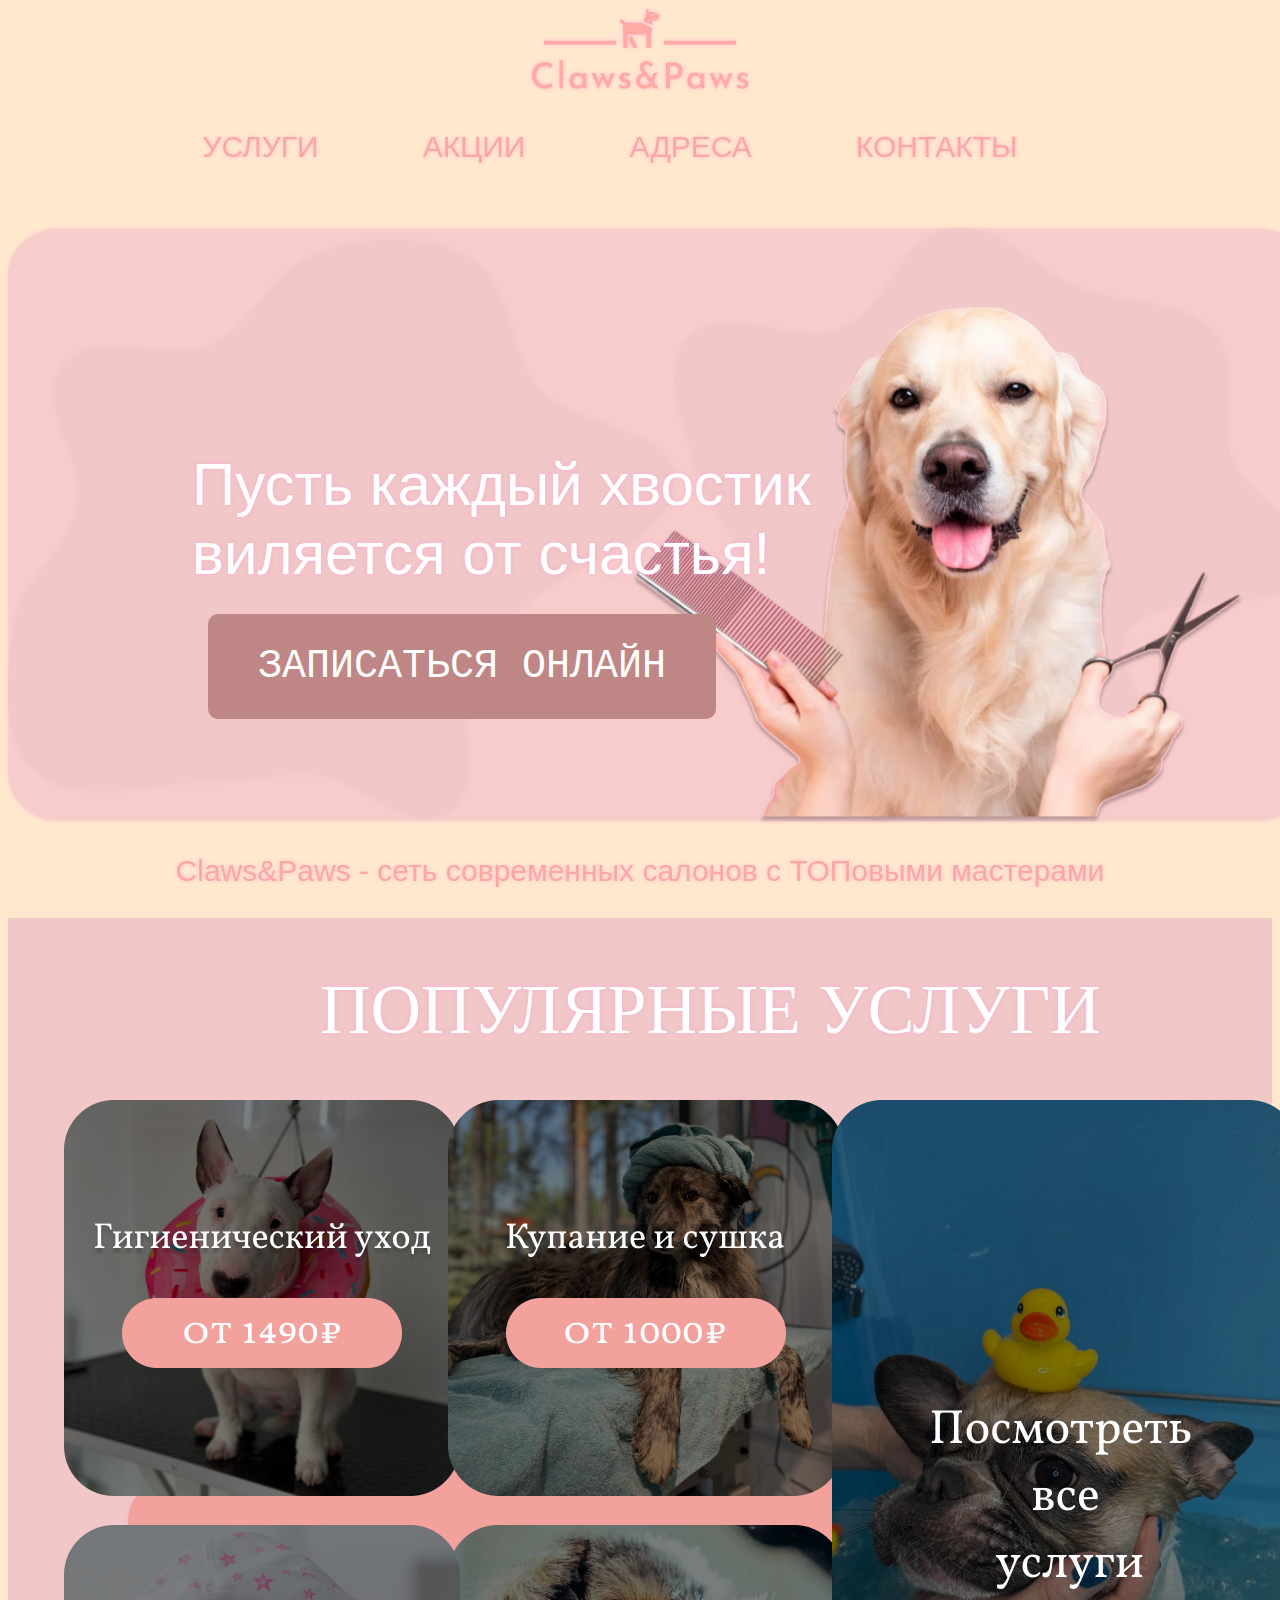
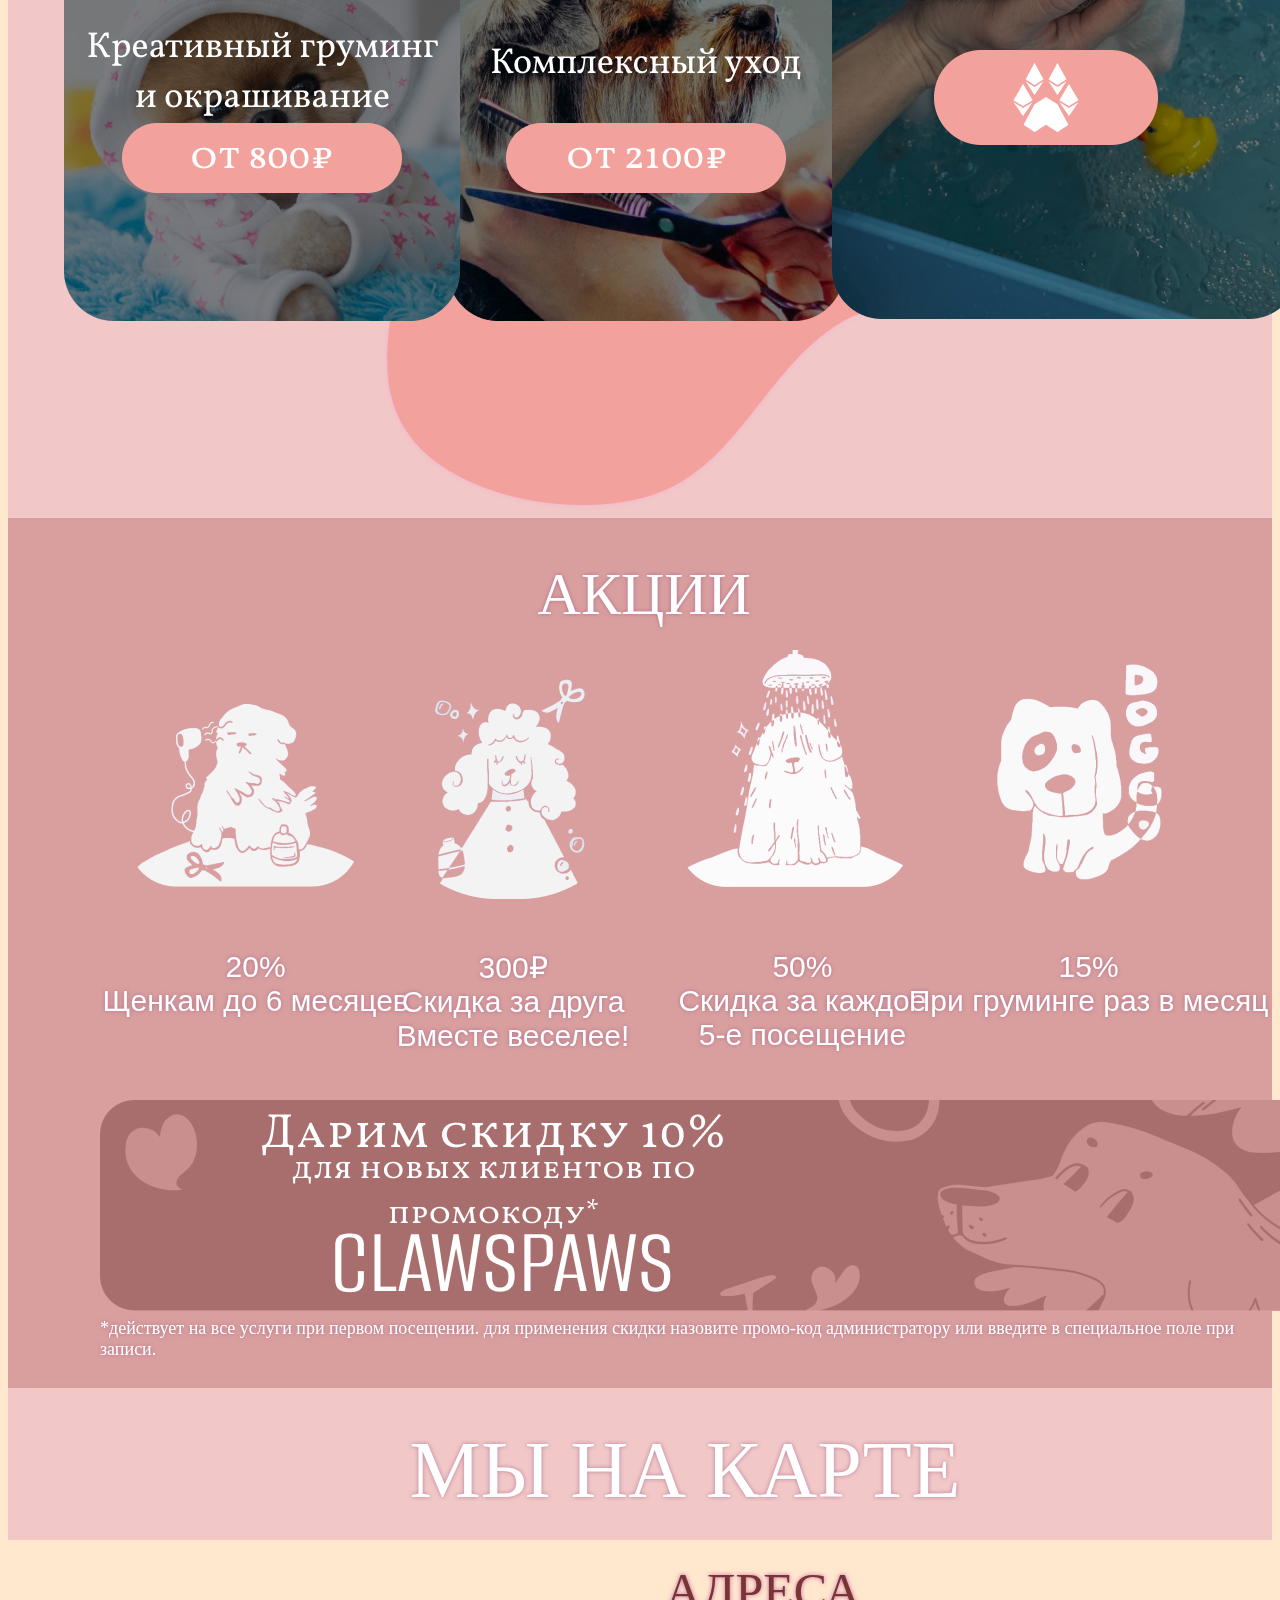
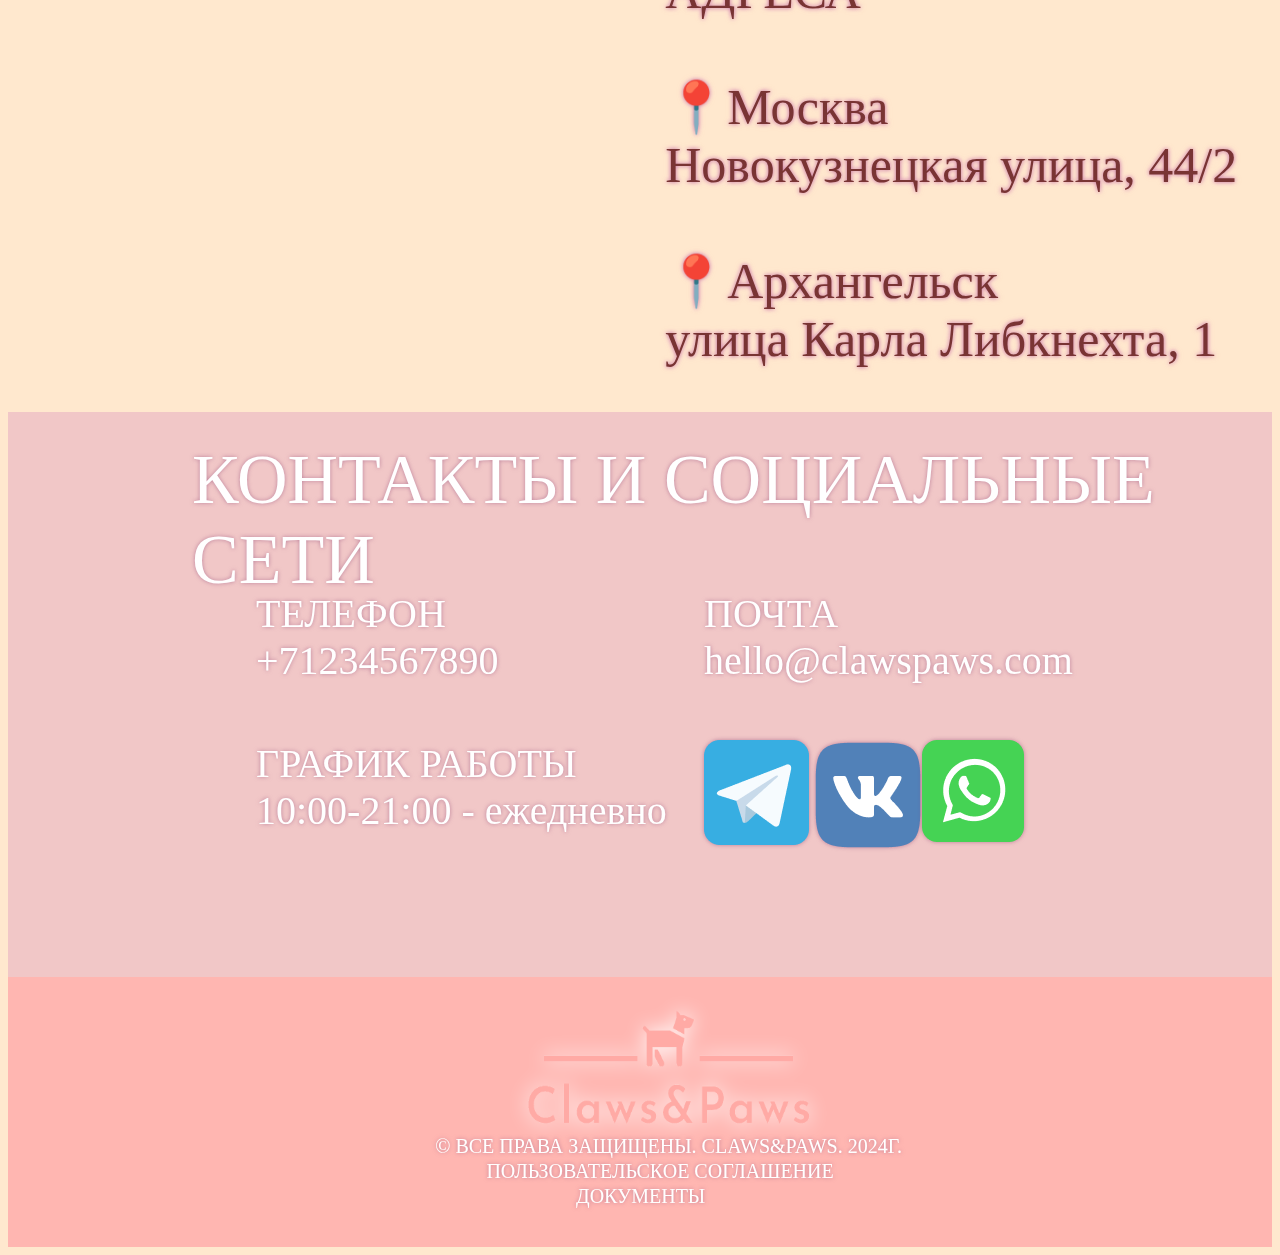
<file: index.html>
<!DOCTYPE html>
<html lang="en">

<head>
    <meta charset="UTF-8">
    <meta name="viewport" content="width=device-width, initial-scale=1.0">
    <title>Claws&Paws</title>
    <link rel="stylesheet" type="text/css" href="style.css">
</head>

<body>
    <header>
        <img class="logo" src="img/logo_transparent.png" alt='Баннер' , width="100%">
    </header>

    <nav align="center">
        <ul>
            <li><a href="#uslugi">УСЛУГИ</a></li>
            <li><a href="#akciii">АКЦИИ</a></li>
            <li><a href="#mapp">АДРЕСА</a></li>
            <li><a href="#contact">КОНТАКТЫ</a></li>
        </ul>
    </nav>

    <div class="banner">
        <img class="lozung" src="img/lozung.png" alt='Лозунг' , width="100%">
        <div class="banner_text">Пусть каждый хвостик <br>виляется от счастья!</br></div>
        <div class="button">
            <a href="#" id="open_pop_up">Записаться онлайн</a>
        </div>
            
        <div class="pop_up" id="pop_up">
            <div class="pop_up_conainer">
                <div class="pop_up_body" id="pop_up_body">
                    <p>Форма записи</p>
                    <form action="">
                        <input type="text" placeholder="Ваше ФИО">
                        <input type="text" placeholder="Кличка питомца">
                        <input type="text" placeholder="Порода питомца">
                        <input type="text" placeholder="Номер телефона для связи">
                        <input type="text" placeholder="Промокод">
                        <div class="pop_up_closeee" id="pop_up_closeee">
                            <button>Готово</button>
                        </div>
                    </form>
                    <div class="pop_up_close" id="pop_up_close">&#10006</div>
                </div>
            </div>
        </div>
            
        </div>
    </div>



    <p class="lozung_text">Claws&Paws - сеть современных салонов с ТОПовыми мастерами</p>

    <div class="uslugi">
        <div class="uslugiback"></div>
        <p class="popusl" id="uslugi">ПОПУЛЯРНЫЕ УСЛУГИ</p>
        <img class="vectorusl" src="img/Vectorusl.png">
        <img class="gigiena" src="img/Group 4.png">
        <img class="kupanie" src="img/Group 5.png">
        <img class="kreativ" src="img/Group 6.png">
        <img class="komplex" src="img/Group 7.png">
        <img class="vse" src="img/Group 8.png">
        <a href="uslugi.html">
            <img class="klik" src="img/Group 3.png">
        </a>
    </div>

    <div calss="akciicompl">
        <div class="akcii"></div>
        <div class="akciitext" id="akciii">
            <p>АКЦИИ</p>
        </div>
        <img class="schenki" src="img/Union.png">
        <p class="schenki_text">20%<br>Щенкам до 6 месяцев</br></p>
        <img class="friends" src="img/Frame_178 (1).png">
        <p class="friends_text">300₽<br>Скидка за друга<br>Вместе веселее!</br></p>
        <img class="every" src="img/Frame_176 (2).png">
        <p class="every_text">50%<br>Скидка за каждое<br>5-е посещение</br></p>
        <img class="month" src="img/Frame_177 (1).png">
        <p class="month_text">15%<br>При груминге раз в месяц</br></p>
        <img class="akcii10" src="img/Group 1.png">
        <p class="akciiusl">*действует на все услуги при первом посещении. для применения скидки назовите промо-код
            администратору или введите в специальное поле при записи.</p>
    </div>

    <div class="weonmapcompl">
        <div class="weonmap"></div>
        <p class="maptext" id="mapp">МЫ НА КАРТЕ</p>
    </div>

    <div class="map">
        <iframe src="https://yandex.ru/map-widget/v1/?um=constructor%3A954355a39aa95ace4f9270c47d5ca9adaf5984849123167d8fed9b82eb523c4c&amp;source=constructor" width="765" height="468" frameborder="0"></iframe>
        <p class="adres">АДРЕСА</br><br>📍Москва<br>Новокузнецкая улица, 44/2</br><br>📍Архангельск<br>улица Карла
            Либкнехта, 1</br></p>
    </div>

    <div class="contactcompl">
        <div class="contact"></div>
        <p class="contacttext" id="contact">КОНТАКТЫ И СОЦИАЛЬНЫЕ СЕТИ</p>
        <p class="phone">ТЕЛЕФОН<br>+71234567890</br></p>
        <p class="mail">ПОЧТА<br>hello@clawspaws.com</br></p>
        <p class="grafic">ГРАФИК РАБОТЫ<br>10:00-21:00 - ежедневно</br></p>
        <img class="telega" src="img/Telegram logo.png">
        <img class="vk" src="img/vk logo.png">
        <img class="wa" src="img/WhatsApp logo.png">
    </div>

    <div class="logolog">
        <div class="logoend"></div>
        <img class="logopicend" src="img/logo_transparent.png" alt="Нижний логотип">
        <a href="#" class="prava">© Все права защищены. Claws&Paws. 2024г.</a>
        <a href="#" class="sogl">Пользовательское соглашение</a>
        <a href="#" class="docs">Документы</a>
    </div>

    <button class="back-to-top" id="backToTopBtn">↑</button>

    <script src="animatic.js"></script>

</body>

</html>
</file>
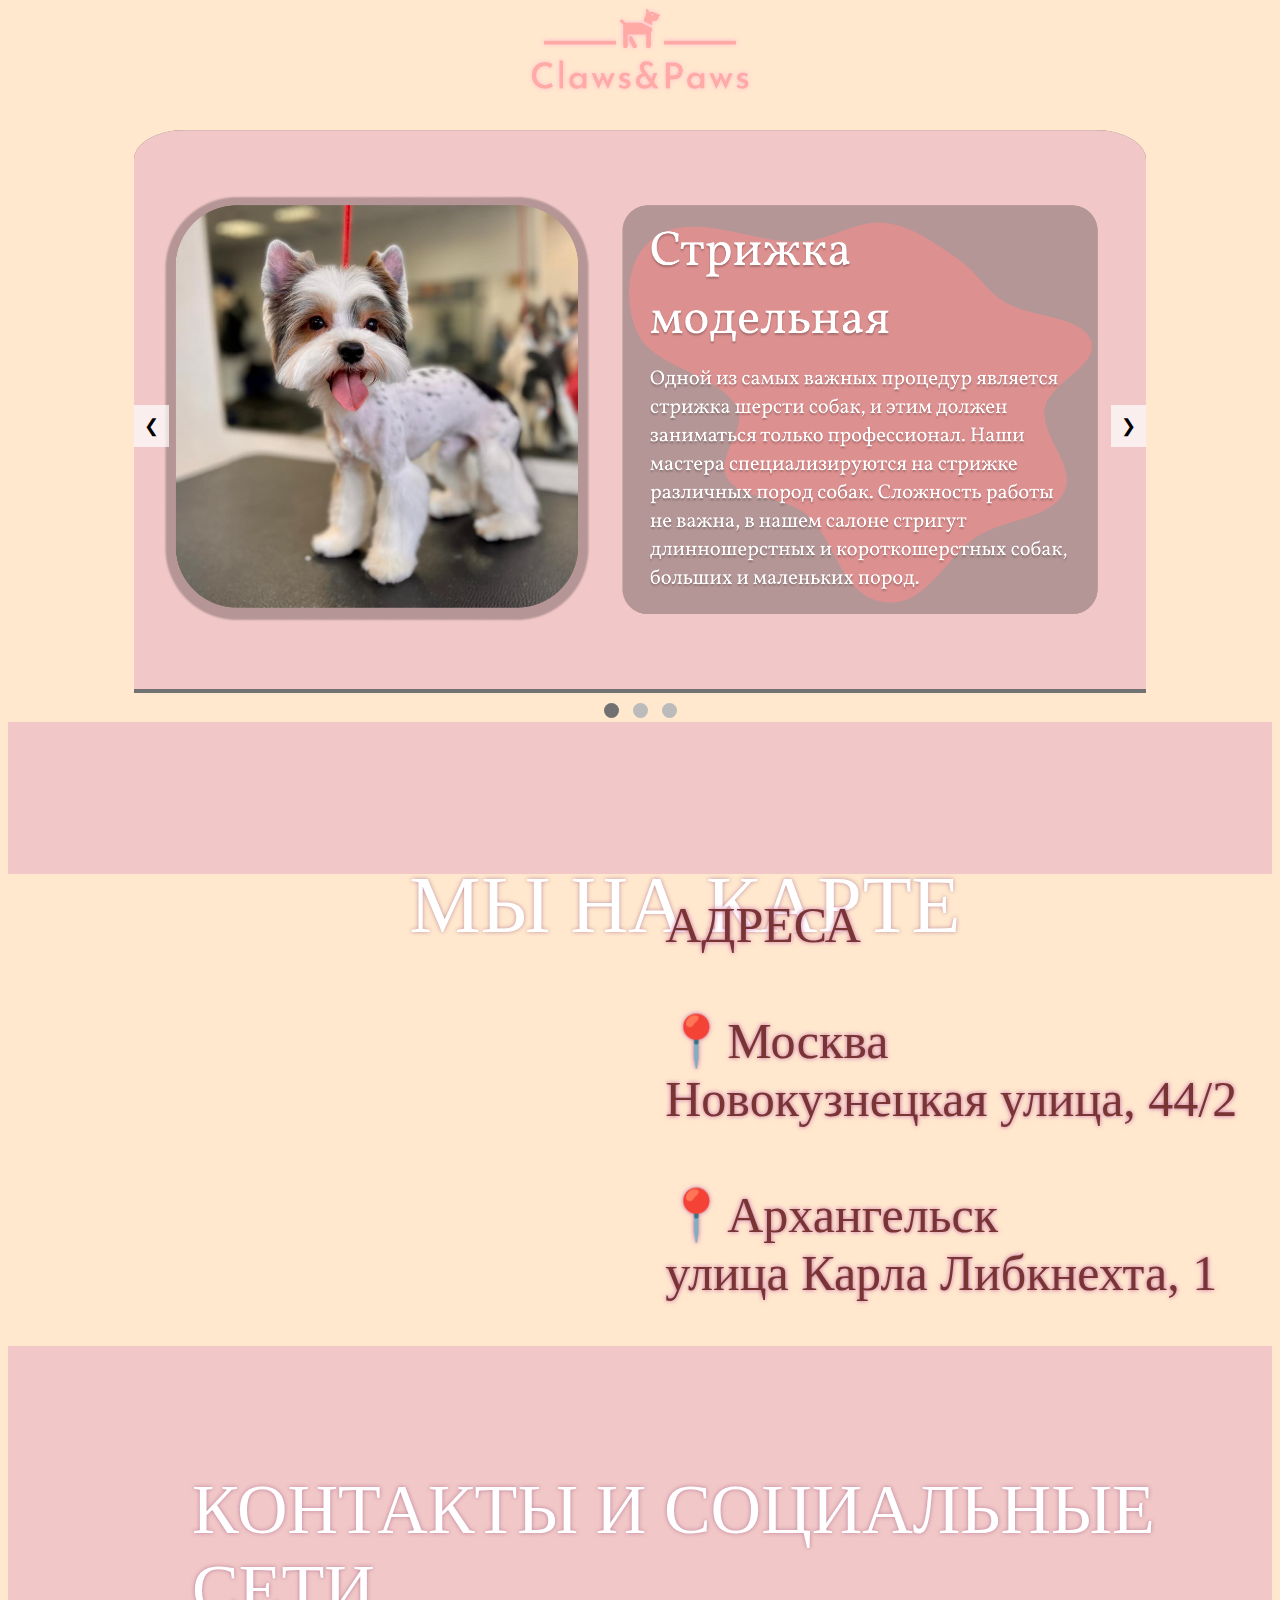
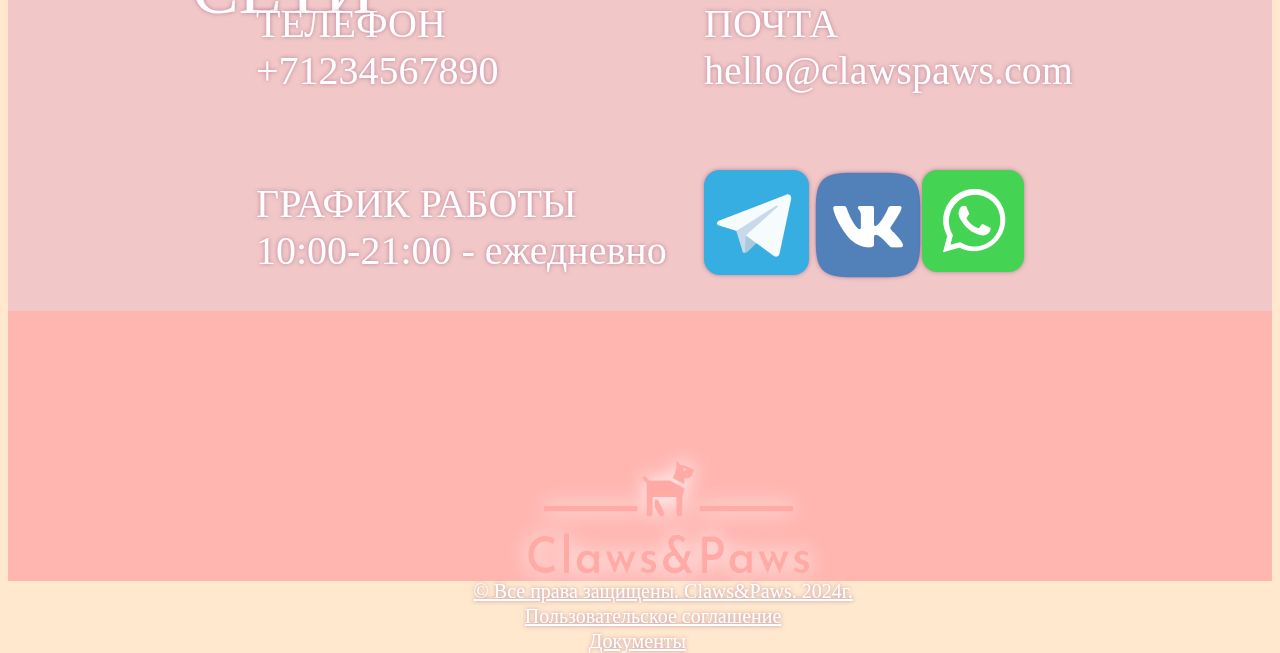
<file: uslugi.html>
<!DOCTYPE html>
<html lang="en">
<head>
    <meta charset="UTF-8">
    <meta name="viewport" content="width=<device-width>, initial-scale=1.0">
    <title>Claws&Paws</title>
    <link rel="stylesheet" type="text/css" href="uslugistyle.css">
</head>
<body>
    <header>
        <img class="logo" src="img/logo_transparent.png" alt='Баннер' , width="100%">
    </header>

    <div class="slider">
        <div class="slides">
            <div class="slide active">
                <img src="img/стрижка.png" alt="Слайд 1">
            </div>
            <div class="slide">
                <img src="img/гигиена.png" alt="Слайд 2">
            </div>
            <div class="slide">
                <img src="img/спа.png" alt="Слайд 3">
            </div>
            <div class="slide">
                <img src="img/вакцинация.png" alt="Слайд 4">
            </div>
            <div class="slide">
                <img src="img/окр.png" alt="Слайд 5">
            </div>
            <div class="slide">
                <img src="img/озонирование.png" alt="Слайд 6">
            </div>
        </div>

        <div class="navigation">
            <button class="prev" onclick="changeSlide(-1)">&#10094;</button>
            <button class="next" onclick="changeSlide(1)">&#10095;</button>
        </div>

        <div class="indicators">
            <span class="dot active" onclick="currentSlide(1)"></span>
            <span class="dot" onclick="currentSlide(2)"></span>
            <span class="dot" onclick="currentSlide(3)"></span>
        </div>
    </div>


    <div class="weonmapcompl">
        <div class="weonmap"></div>
        <p class="maptext" id="mapp">МЫ НА КАРТЕ</p>
    </div>

    <div class="map">
        <iframe src="https://yandex.ru/map-widget/v1/?um=constructor%3A954355a39aa95ace4f9270c47d5ca9adaf5984849123167d8fed9b82eb523c4c&amp;source=constructor" width="765" height="468" frameborder="0"></iframe>
        <p class="adres">АДРЕСА</br><br>📍Москва<br>Новокузнецкая улица, 44/2</br><br>📍Архангельск<br>улица Карла
            Либкнехта, 1</br></p>
    </div>

    <div class="contactcompl">
        <div class="contact"></div>
        <p class="contacttext" id="contact">КОНТАКТЫ И СОЦИАЛЬНЫЕ СЕТИ</p>
        <p class="phone">ТЕЛЕФОН<br>+71234567890</br></p>
        <p class="mail">ПОЧТА<br>hello@clawspaws.com</br></p>
        <p class="grafic">ГРАФИК РАБОТЫ<br>10:00-21:00 - ежедневно</br></p>
        <img class="telega" src="img/Telegram logo.png">
        <img class="vk" src="img/vk logo.png">
        <img class="wa" src="img/WhatsApp logo.png">
    </div>

    <div class="logolog">
        <div class="logoend"></div>
        <img class="logopicend" src="img/logo_transparent.png" alt="Нижний логотип">
        <a href="#" class="prava">© Все права защищены. Claws&Paws. 2024г.</a>
        <a href="#" class="sogl">Пользовательское соглашение</a>
        <a href="#" class="docs">Документы</a>
    </div>

    <button class="back-to-top" id="backToTopBtn">↑</button>

    <script src="uslugi.js"></script>

</body>

</html>
</file>
<file: style.css>
body{
    background-color:#FFE8CE;
}

.logo{
    width: 320px;
    display: block;
    margin: auto;
    margin-bottom: 40px;
    filter: drop-shadow(0 0 2px rgba(255, 156, 215, 0.588));
}

li{
    list-style: none;
    display: inline-block;
    margin: auto;
    padding-right: 100px;
    color: #FBA7A2;
    font-size: 30px;
    font-family: 'Franklin Gothic Medium', 'Arial Narrow', Arial, sans-serif;
    filter: drop-shadow(0 0 2px rgba(255, 156, 215, 0.588));
    transition: transform 0.8s ease;
}

li:hover{
    font-size: 34px;
    transform: scale(1.2);
}

li:last-child{
    padding-right: 100px;
}
ul{
    margin: auto;
    margin-bottom: 30px;
}

a{
    text-decoration: none;
    text-transform: uppercase;
    color:#FBA7A2;
}

a:hover{
    background: white;
    -webkit-background-clip: text;
    -webkit-text-fill-color: transparent;
}

.lozung{
    position: relative;
    filter: drop-shadow(0 0 2px rgba(255, 156, 215, 0.588));
    width: 1300px;
    height: 630px;
    margin: 10px auto 20px;
    display: block;
}

.button{
    position: absolute;
    margin-top: -200px;
    margin-left: 200px;
    text-align: center;
    size: 500px;
    font-family: 'Franklin Gothic Medium', 'Arial Narrow', Arial, sans-serif;
}

.button a {
    font-family: 'Courier New', Courier, monospace;
    background-color: #bf8686;
    padding: 30px 50px;
    border-radius: 10px;
    text-decoration: none;
    color: #ffffff;
    font-weight: 500;
    font-size: 40px
}

.pop_up{
    width: 100%;
    height: 100%;
    position: fixed;
    left: 0;
    top: 0;
    background-color: rgba(rgb(84, 84, 84), rgb(84, 84, 84), rgb(84, 84, 84), .8);
    z-index: 2;
    transform: translateY(-44.5%) scale(0);
    transition: .4s ease-in-out;
}

.pop_up.active{
    transform: translateY(0%) scale(100%);

}

.pop_up_container{
    display: flex;
    width: 100%;
    height: 100%;
}

.pop_up_body{
    margin: auto;
    width: 500px;
    background-color: rgb(255, 239, 239);
    border-radius: 10px;
    text-align: center;
    padding: 100px 15px 110px 15px;
    position: relative;

}

.pop_up_body p{
    font-size: 28px;
    font-family: 'Franklin Gothic Medium', 'Arial Narrow', Arial, sans-serif;
    font-weight: 600;
    color: #be7974;
    margin-bottom: 40px;

}

.pop_up_body input{
    display: block;
    margin: 25px auto 0px auto;
    width: 330px;
    padding: 17px 20px;
    background-color: #ffe7e7;
    border-radius: 10px;
    border: none;
    font-family: 'Franklin Gothic Medium', 'Arial Narrow', Arial, sans-serif;
    font-weight: 500;
    font-size: 18px;
    color:black
}

.pop_up_body input:focus{
    outline: none;
}

.pop_up_body button{
    cursor: pointer;
    display: block;
    width: 330px;
    margin: 60px auto 0px auto;
    padding: 20px 0px;
    font-family: 'Franklin Gothic Medium', 'Arial Narrow', Arial, sans-serif;
    font-weight: 500;
    border: none;
    font-size: 25px;
    color: #212121;
    border-radius: 10px;
    background-color: #D99F9F;
}

.pop_up_close{
    position: absolute;
    top: 15px;
    right: 15px;
    font-size: 21px;
    cursor: pointer;
}

.banner_text{
    position: absolute;
    display: flex;
    justify-content: center;
    align-items: center;
    top: 50%;
    left: 15%;
    font-size: 60px;
    color: white;
    font-family: 'Franklin Gothic Medium', 'Arial Narrow', Arial, sans-serif;
    filter: drop-shadow(0 0 2px rgba(255, 156, 215, 0.588));
}

.banner_zapis{
    position: absolute;
    display: flex;
    justify-content: center;
    align-items: center;
    top: 60%;
    left: 18%;
}

.vectorzapis{
    position: absolute;
    display: flex;
    justify-content: center;
    align-items: center;
    top: 75%;
    left: 15%;
}

.lozung_text{
    text-align: center;
    font-size: 30px;
    color: #FBA7A2;
    font-family: 'Franklin Gothic Medium', 'Arial Narrow', Arial, sans-serif;
    filter: drop-shadow(0 0 2px rgba(255, 156, 215, 0.588));
}

.uslugiback {
    position: relative;
    background-color: #F1C7C7;
    height: 1200px;
    width: auto;
}

.popusl{
    position: absolute;
    display: flex;
    justify-content: center;
    align-items: center;
    top: 900px;
    left: 25%;
    font-size: 70px;
    color: #ffffff;
    font-family: 'Vollkorn SC';
    filter: drop-shadow(0 0 2px rgba(255, 156, 215, 0.588));
}

.vectorusl{
    position: absolute;
    display: flex;
    justify-content: center;
    align-items: center;
    top: 1100px;
    left: 10%;
    filter: drop-shadow(0 0 2px rgba(255, 156, 215, 0.588));
}

.gigiena{
    position: absolute;
    display: flex;
    justify-content: center;
    align-items: center;
    top: 1100px;
    left: 5%;
}

.kupanie{
    position: absolute;
    display: flex;
    justify-content: center;
    align-items: center;
    top: 1100px;
    left: 35%;
}

.kreativ{
    position: absolute;
    display: flex;
    justify-content: center;
    align-items: center;
    top: 1525px;
    left: 35%;
}

.komplex{
    position: absolute;
    display: flex;
    justify-content: center;
    align-items: center;
    top: 1525px;
    left: 5%;
}

.vse{
    position: absolute;
    display: flex;
    justify-content: center;
    align-items: center;
    top: 1100px;
    left: 65%;
}

.klik{
    position: absolute;
    display: flex;
    justify-content: center;
    align-items: center;
    top: 1650px;
    left: 73%;
    transition: transform 0.8s ease;
}


.klik:hover{
    transform: scale(1.1);
    transition: 1s;
}

.akcii{
    position: relative;
    background-color: #D99F9F;
    height: 870px;
    width: auto;
}

.akciitext{
    position: absolute;
    display: flex;
    justify-content: center;
    align-items: center;
    top: 2100px;
    left: 42%;
    font-size: 60px;
    color: #ffffff;
    font-family: 'Vollkorn SC';
    filter: drop-shadow(0 0 2px rgba(150, 76, 120, 0.588));
}

.schenki{
    position: absolute;
    display: flex;
    justify-content: center;
    align-items: center;
    top: 2250px;
    left: 10%;
}

.schenki_text{
    position: absolute;
    display: flex;
    justify-content: center;
    align-items: center;
    text-align: center;
    top: 2520px;
    left: 8%;
    font-size: 30px;
    color: #ffffff;
    font-family: 'Franklin Gothic Medium', 'Arial Narrow', Arial, sans-serif;;
    filter: drop-shadow(0 0 2px rgba(150, 76, 120, 0.588));
}

.friends{
    position: absolute;
    display: flex;
    justify-content: center;
    align-items: center;
    top: 2250px;
    left: 30%;
}

.friends_text{
    position: absolute;
    display: flex;
    justify-content: center;
    align-items: center;
    text-align: center;
    top: 2520px;
    left: 31%;
    font-size: 30px;
    color: #ffffff;
    font-family: 'Franklin Gothic Medium', 'Arial Narrow', Arial, sans-serif;;
    filter: drop-shadow(0 0 2px rgba(150, 76, 120, 0.588));
}

.every{
    position: absolute;
    display: flex;
    justify-content: center;
    align-items: center;
    top: 2250px;
    left: 53%;
}

.every_text{
    position: absolute;
    display: flex;
    justify-content: center;
    align-items: center;
    text-align: center;
    top: 2520px;
    left: 53%;
    font-size: 30px;
    color: #ffffff;
    font-family: 'Franklin Gothic Medium', 'Arial Narrow', Arial, sans-serif;;
    filter: drop-shadow(0 0 2px rgba(150, 76, 120, 0.588));
}

.month{
    position: absolute;
    display: flex;
    justify-content: center;
    align-items: center;
    top: 2250px;
    left: 75%;
}

.month_text{
    position: absolute;
    display: flex;
    justify-content: center;
    align-items: center;
    text-align: center;
    top: 2520px;
    left: 71%;
    font-size: 30px;
    color: #ffffff;
    font-family: 'Franklin Gothic Medium', 'Arial Narrow', Arial, sans-serif;
    filter: drop-shadow(0 0 2px rgba(150, 76, 120, 0.588));
}

.akcii10{
    position: absolute;
    display: flex;
    justify-content: center;
    align-items: center;
    top: 2700px;
    left: 100px;
}

.akciiusl{
    position: absolute;
    display: flex;
    justify-content: center;
    align-items: center;
    top: 2900px;
    left: 100px;
    font-size: 18px;
    color: #ffffff;
    font-family: 'Vollkorn SC';
    filter: drop-shadow(0 0 2px rgba(150, 76, 120, 0.588));
}

.weonmap{
    position: relative;
    background-color: #F1C7C7;
    height: 152px;
    width: auto;
}

.maptext{
    position: absolute;
    display: flex;
    justify-content: center;
    align-items: center;
    top: 2945px;
    left: 32%;
    font-size: 80px;
    color: #ffffff;
    font-family: 'Vollkorn SC';
    filter: drop-shadow(0 0 2px rgba(150, 76, 120, 0.588));
}

.map{
    filter: drop-shadow(0 0 2px rgba(255, 156, 215, 0.588));
}

.adres{
    position: absolute;
    display: flex;
    justify-content: center;
    align-items: center;
    top: -6%;
    left: 52%;
    font-size: 50px;
    color: #793434;
    font-family:'Vollkorn SC';
    filter: drop-shadow(0 0 2px rgba(150, 76, 120, 0.588));
}

.contact{
    position: relative;
    background-color: #F1C7C7;
    height: 565px;
    width: auto;
}

.contacttext{
    position: absolute;
    display: flex;
    justify-content: center;
    align-items: center;
    top: 3570px;
    left: 15%;
    font-size: 70px;
    color: #ffffff;
    font-family: 'Vollkorn SC';
    filter: drop-shadow(0 0 2px rgba(150, 76, 120, 0.588));
}

.phone{
    position: absolute;
    display: flex;
    justify-content: center;
    align-items: center;
    top: 3750px;
    left: 20%;
    font-size: 40px;
    color: #ffffff;
    font-family: 'Vollkorn SC';
    filter: drop-shadow(0 0 2px rgba(150, 76, 120, 0.588));
}

.mail{
    position: absolute;
    display: flex;
    justify-content: center;
    align-items: center;
    top: 3750px;
    left: 55%;
    font-size: 40px;
    color: #ffffff;
    font-family: 'Vollkorn SC';
    filter: drop-shadow(0 0 2px rgba(150, 76, 120, 0.588));
}

.grafic{
    position: absolute;
    display: flex;
    justify-content: center;
    align-items: center;
    top: 3900px;
    left: 20%;
    font-size: 40px;
    color: #ffffff;
    font-family: 'Vollkorn SC';
    filter: drop-shadow(0 0 2px rgba(150, 76, 120, 0.588));
}

.telega{
    position: absolute;
    display: flex;
    justify-content: center;
    align-items: center;
    top: 3940px;
    left: 55%;
    filter: drop-shadow(0 0 2px rgba(150, 76, 120, 0.588));
    transition: transform 0.8s ease;
}

.telega:hover{
    transform: scale(1.1);
    transition: 1s;
}

.vk{
    position: absolute;
    display: flex;
    justify-content: center;
    align-items: center;
    top: 3940px;
    left: 63.5%;
    filter: drop-shadow(0 0 2px rgba(150, 76, 120, 0.588));
    transition: transform 0.8s ease;
}

.vk:hover{
    transform: scale(1.1);
    transition: 1s;
}

.wa{
    position: absolute;
    display: flex;
    justify-content: center;
    align-items: center;
    top: 3940px;
    left: 72%;
    filter: drop-shadow(0 0 2px rgba(150, 76, 120, 0.588));
    transition: transform 0.8s ease;
}

.wa:hover{
    transform: scale(1.1);
    transition: 1s;
}

.logoend{
    position: relative;
    background-color: #FFB6B1;
    height: 270px;
    width: auto;
}

.logopicend{
    position: absolute;
    display: flex;
    justify-content: center;
    align-items: center;
    width: 415px;
    height: 115px;
    top: 4200px;
    left: 36%;
    margin: 10px auto 20px;
    filter: drop-shadow(0 0 10px rgb(255, 255, 255));
}

.prava{
    position: absolute;
    display: flex;
    justify-content: center;
    align-items: center;
    top:  4335px;
    left:34%;
    font-size: 20px;
    color: #ffffff;
    font-family: 'Vollkorn SC';
    filter: drop-shadow(0 0 2px rgba(150, 76, 120, 0.588));
}

.sogl{
    position: absolute;
    display: flex;
    justify-content: center;
    align-items: center;
    top:  4360px;
    left:38%;
    font-size: 20px;
    color: #ffffff;
    font-family: 'Vollkorn SC';
    filter: drop-shadow(0 0 2px rgba(150, 76, 120, 0.588));
}

.docs{
    position: absolute;
    display: flex;
    justify-content: center;
    align-items: center;
    top:  4385px;
    left:45%;
    font-size: 20px;
    color: #ffffff;
    font-family: 'Vollkorn SC';
    filter: drop-shadow(0 0 2px rgba(150, 76, 120, 0.588));
}

.back-to-top {
    position: fixed;
    bottom: 30px;
    right: 30px;
    width: 40px;
    height: 40px;
    background-color: #c98681;
    color: white;
    border: none;
    border-radius: 50%;
    box-shadow: 0 2px 5px rgba(0,0,0,0.3);
    display: none;
    justify-content: center;
    align-items: center;
    cursor: pointer;
    font-size: 20px;
}

.back-to-top:hover {
    background-color: #F1C7C7;
}
</file>
<file: uslugistyle.css>
body{
    background-color:#FFE8CE;
}

.logo{
    width: 320px;
    display: block;
    margin: auto;
    margin-bottom: 40px;
    filter: drop-shadow(0 0 2px rgba(255, 156, 215, 0.588));
}

.slider {
    position: relative;
   /* max-width: 800px;*/
    margin: auto;
    overflow: hidden;
    width: 80%;
    border-radius: 5%;
}

.slides {
    display: flex;
    transition: transform 0.5s ease;
}

.slide {
    min-width: 100%;
    box-sizing: border-box;
    position: relative;
    /*width: auto;*/
    
}

.slide img {
    width: 100%;
    height: auto;
}

.text {
    position: absolute;
    bottom: 20px;
    left: 20px;
    color: white;
    font-size: 24px;
    background: rgba(0, 0, 0, 0.5);
    padding: 10px;
    border-radius: 5px;
    font-style: 'Franklin Gothic Medium', 'Arial Narrow', Arial, sans-serif;
}

.navigation {
    position: absolute;
    top: 50%;
    width: 100%;
    display: flex;
    justify-content: space-between;
    transform: translateY(-50%);
}

button {
    background: rgba(255, 255, 255, 0.7);
    border: none;
    padding: 10px;
    cursor: pointer;
    font-size: 18px;
}

button:hover {
    background: rgba(255, 255, 255, 1);
}

.indicators {
    text-align: center;
    margin-top: 10px;
}

.dot {
    height: 15px;
    width: 15px;
    margin: 0 5px;
    background-color: #bbb;
    border-radius: 50%;
    display: inline-block;
    cursor: pointer;
}

.active {
    background-color: #717171;
}

.strokablok{
    position: relative;
    background-color: #F1C7C7;
    height: 152px;
    width: auto;
}

.weonmap{
    position: relative;
    background-color: #F1C7C7;
    height: 152px;
    width: auto;
}

.maptext{
    position: absolute;
    display: flex;
    justify-content: center;
    align-items: center;
    top: 780px;
    left: 32%;
    font-size: 80px;
    color: #ffffff;
    font-family: 'Vollkorn SC';
    filter: drop-shadow(0 0 2px rgba(150, 76, 120, 0.588));
}

.map{
    filter: drop-shadow(0 0 2px rgba(255, 156, 215, 0.588));
}

.adres{
    position: absolute;
    display: flex;
    justify-content: center;
    align-items: center;
    top: -6%;
    left: 52%;
    font-size: 50px;
    color: #793434;
    font-family:'Vollkorn SC';
    filter: drop-shadow(0 0 2px rgba(150, 76, 120, 0.588));
}

.contact{
    position: relative;
    background-color: #F1C7C7;
    height: 565px;
    width: auto;
}

.contacttext{
    position: absolute;
    display: flex;
    justify-content: center;
    align-items: center;
    top: 1400px;
    left: 15%;
    font-size: 70px;
    color: #ffffff;
    font-family: 'Vollkorn SC';
    filter: drop-shadow(0 0 2px rgba(150, 76, 120, 0.588));
}

.phone{
    position: absolute;
    display: flex;
    justify-content: center;
    align-items: center;
    top: 1560px;
    left: 20%;
    font-size: 40px;
    color: #ffffff;
    font-family: 'Vollkorn SC';
    filter: drop-shadow(0 0 2px rgba(150, 76, 120, 0.588));
}

.mail{
    position: absolute;
    display: flex;
    justify-content: center;
    align-items: center;
    top: 1560px;
    left: 55%;
    font-size: 40px;
    color: #ffffff;
    font-family: 'Vollkorn SC';
    filter: drop-shadow(0 0 2px rgba(150, 76, 120, 0.588));
}

.grafic{
    position: absolute;
    display: flex;
    justify-content: center;
    align-items: center;
    top: 1740px;
    left: 20%;
    font-size: 40px;
    color: #ffffff;
    font-family: 'Vollkorn SC';
    filter: drop-shadow(0 0 2px rgba(150, 76, 120, 0.588));
}

.telega{
    position: absolute;
    display: flex;
    justify-content: center;
    align-items: center;
    top: 1770px;
    left: 55%;
    filter: drop-shadow(0 0 2px rgba(150, 76, 120, 0.588));
    transition: transform 0.8s ease;
}

.telega:hover{
    transform: scale(1.1);
    transition: 1s;
}

.vk{
    position: absolute;
    display: flex;
    justify-content: center;
    align-items: center;
    top: 1770px;
    left: 63.5%;
    filter: drop-shadow(0 0 2px rgba(150, 76, 120, 0.588));
    transition: transform 0.8s ease;
}

.vk:hover{
    transform: scale(1.1);
    transition: 1s;
}

.wa{
    position: absolute;
    display: flex;
    justify-content: center;
    align-items: center;
    top: 1770px;
    left: 72%;
    filter: drop-shadow(0 0 2px rgba(150, 76, 120, 0.588));
    transition: transform 0.8s ease;
}

.wa:hover{
    transform: scale(1.1);
    transition: 1s;
}

.logoend{
    position: relative;
    background-color: #FFB6B1;
    height: 270px;
    width: auto;
}

.logopicend{
    position: absolute;
    display: flex;
    justify-content: center;
    align-items: center;
    width: 415px;
    height: 115px;
    top: 2050px;
    left: 36%;
    margin: 10px auto 20px;
    filter: drop-shadow(0 0 10px rgb(255, 255, 255));
}

.prava{
    position: absolute;
    display: flex;
    justify-content: center;
    align-items: center;
    top: 2180px;
    left:37%;
    font-size: 20px;
    color: #ffffff;
    font-family: 'Vollkorn SC';
    filter: drop-shadow(0 0 2px rgba(150, 76, 120, 0.588));
}

.sogl{
    position: absolute;
    display: flex;
    justify-content: center;
    align-items: center;
    top:  2205px;
    left:41%;
    font-size: 20px;
    color: #ffffff;
    font-family: 'Vollkorn SC';
    filter: drop-shadow(0 0 2px rgba(150, 76, 120, 0.588));
}

.docs{
    position: absolute;
    display: flex;
    justify-content: center;
    align-items: center;
    top:  2230px;
    left:46%;
    font-size: 20px;
    color: #ffffff;
    font-family: 'Vollkorn SC';
    filter: drop-shadow(0 0 2px rgba(150, 76, 120, 0.588));
}

.back-to-top {
    position: fixed;
    bottom: 30px;
    right: 30px;
    width: 40px;
    height: 40px;
    background-color: #c98681;
    color: white;
    border: none;
    border-radius: 50%;
    box-shadow: 0 2px 5px rgba(0,0,0,0.3);
    display: none;
    justify-content: center;
    align-items: center;
    cursor: pointer;
    font-size: 20px;
}

.back-to-top:hover {
    background-color: #F1C7C7;
}
</file>
